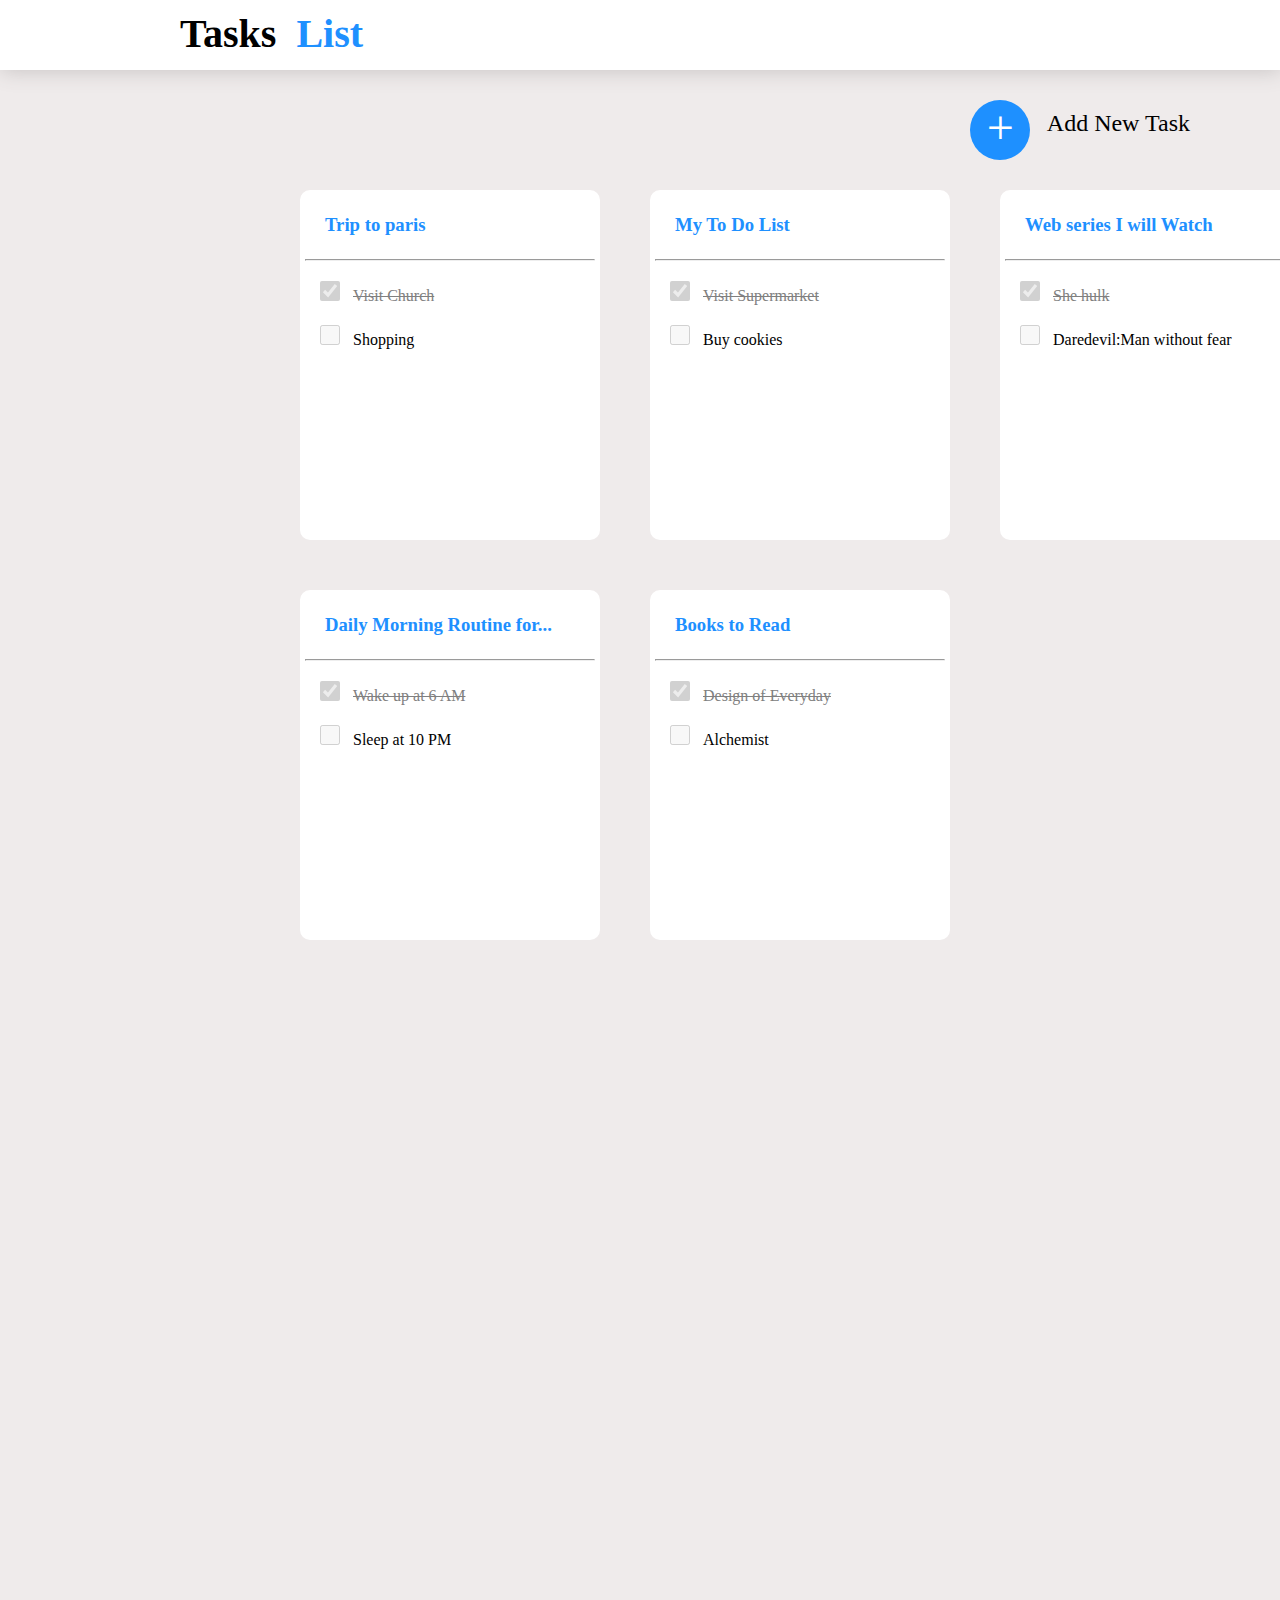
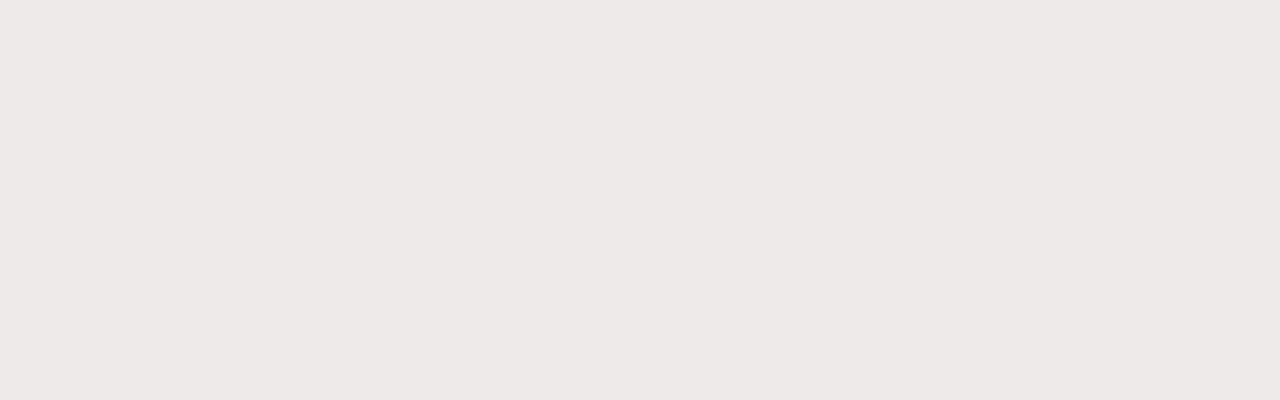
<file: index.html>
<!DOCTYPE html>
<html lang="en">
<head>
    <meta charset="UTF-8">
    <meta http-equiv="X-UA-Compatible" content="IE=edge">
    <meta name="viewport" content="width=device-width, initial-scale=1.0">
    <link rel="stylesheet" href="index.css">
    <title>List</title>
</head>
<body>
    

    <div class="top-box">
        <h1 class="h1">Tasks <span style="color:dodgerblue;">List</span></h1>
    </div>
    <a href="index2.html" ><i class="circle">+</i></a>
    <a href="index2.html" class="add">Add New Task</a>
    
    <div class="box-parent">
        <div class="box1">
            <a href="index3.html" style="text-decoration: none;"><h3>Trip to paris</h3></a>
            <hr>
                <input type="checkbox" checked disabled><span class="line">Visit Church</span>
            <br>
                <input type="checkbox" disabled><span>Shopping</span>           

        </div>
        <div class="box2">
            <h3>My To Do List</h3>
            <hr>
            
                <input type="checkbox" checked disabled><span class="line">Visit Supermarket</span>     
            
            <br>
            <input type="checkbox" disabled><span>Buy cookies</span>
        </div>
        <div class="box3">
            <h3>Web series I will Watch</h3>
            <hr>
            <input type="checkbox" checked disabled><span class="line">She hulk</span>
            <br>
            <input type="checkbox" disabled><span>Daredevil:Man without fear</span>
        </div>
        <div class="box4">
            <h3>Daily Morning Routine for...</h3>
            <hr>
            <input type="checkbox" checked disabled><span class="line">Wake up at 6 AM</span>
            <br>
            <input type="checkbox" disabled><span>Sleep at 10 PM</span>
        </div>
        <div class="box5">
            <h3>Books to Read</h3>
            <hr>
                <input type="checkbox" checked disabled><span class="line" for="checkbox">Design of Everyday</span>         
            <br>
            <input type="checkbox" disabled><span>Alchemist</span>
        </div>
    </div>
</body>
</html>
</file>
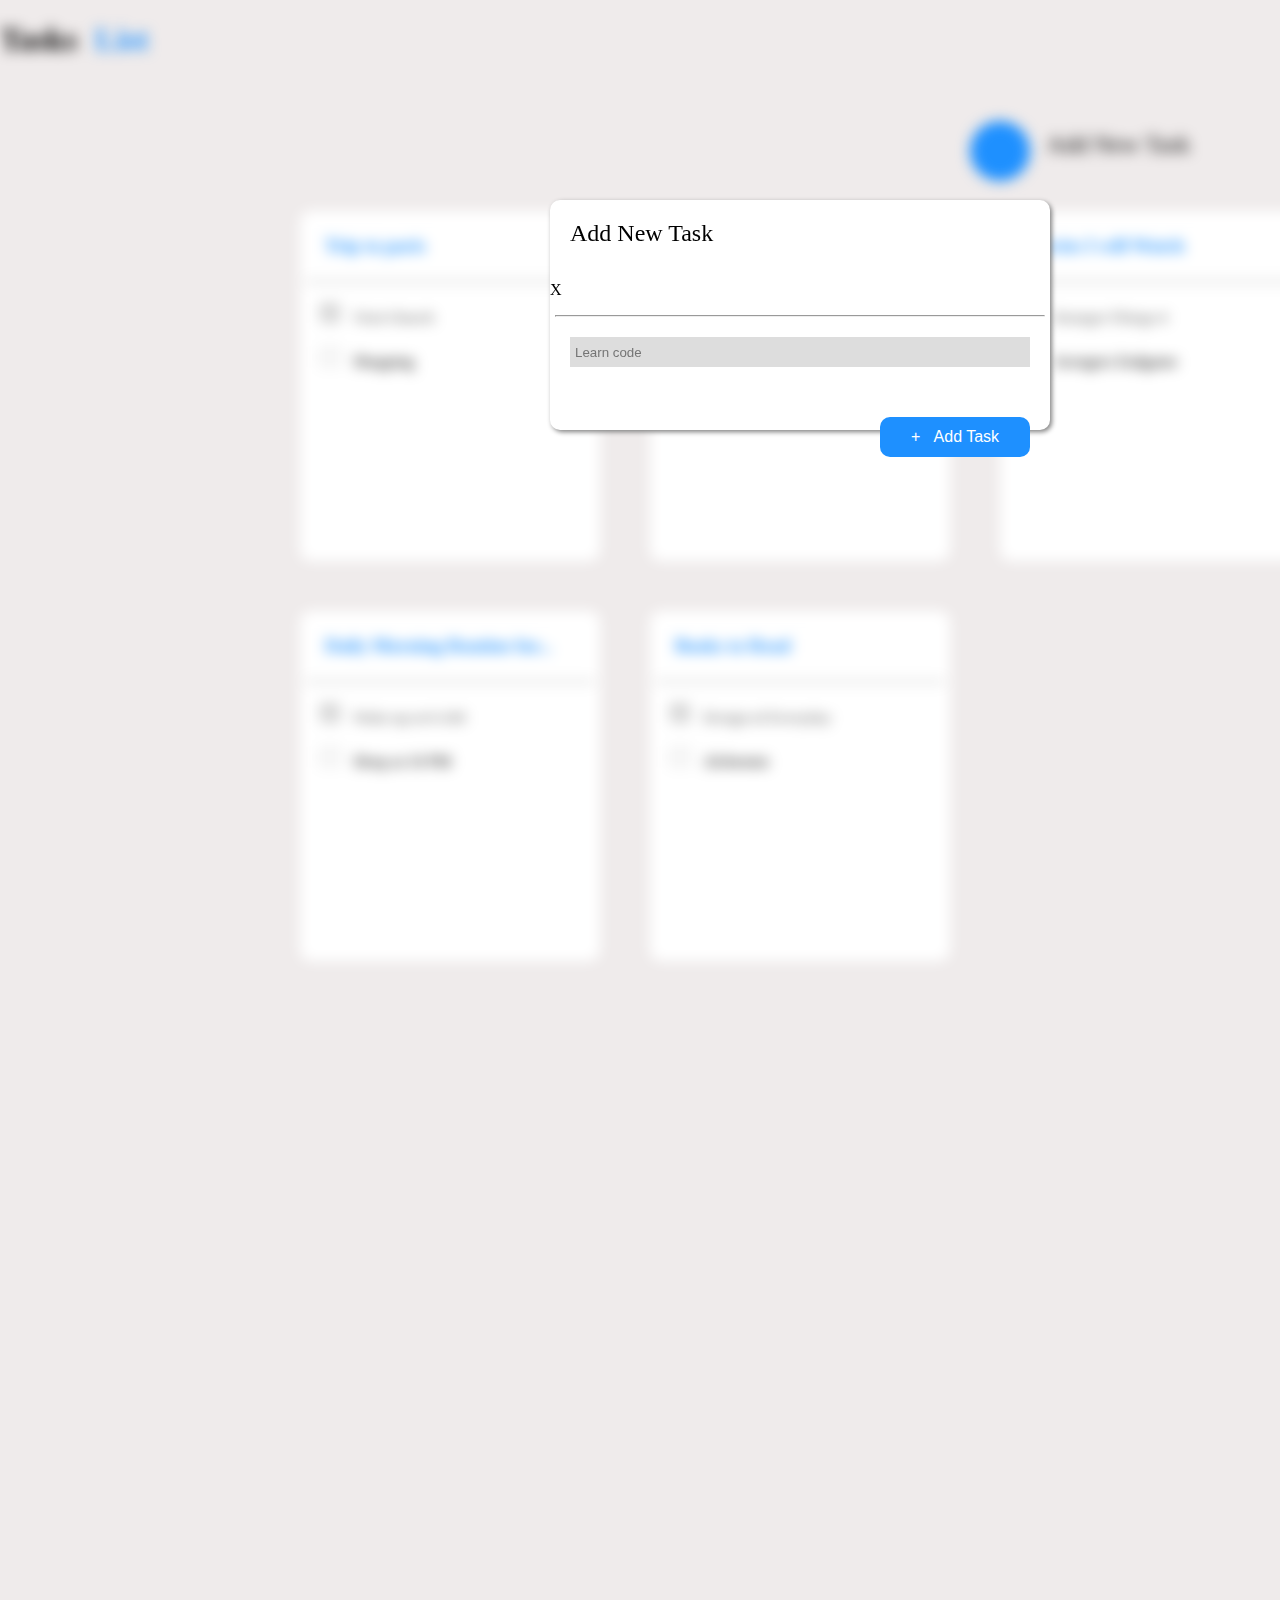
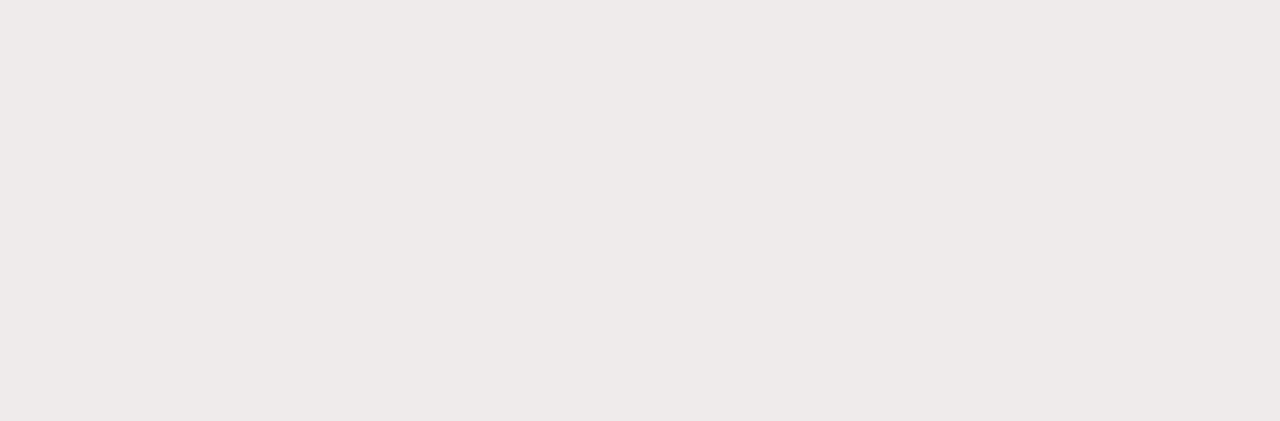
<file: index2.html>
<!DOCTYPE html>
<html lang="en">
<head>
    <meta charset="UTF-8">
    <meta http-equiv="X-UA-Compatible" content="IE=edge">
    <meta name="viewport" content="width=device-width, initial-scale=1.0">
    <link rel="stylesheet" href="index.css">
    <title>Add New Task</title>
</head>
<body>
     <div class="blr">
        <div class="top-container">
            <h1 class="heading1">Tasks <span style="color:dodgerblue;">List</span></h1>
        </div>
        <i class="fa-solid fa-circle-plus circle"></i>
        <a href="index2.html" class="add">Add New Task</a>
        <div class="box-parent">
            <div class="box1">
                <h3>Trip to paris</h3>
                <hr>
                    <input type="checkbox" checked disabled><span class="line">Visit Church</span>
                <br>
                    <input type="checkbox" disabled><span>Shopping</span>           
    
            </div>
            <div class="box2">
                <h3>My To Do List</h3>
                <hr>
                
                    <input type="checkbox" checked disabled><span class="line">Visit Supermarket</span>     
                
                <br>
                <input type="checkbox" disabled><span>Buy Vegetables</span>
            </div>
            <div class="box3">
                <h3>Movies I will Watch</h3>
                <hr>
                <input type="checkbox" checked disabled><span class="line">Stranger Things 4</span>
                <br>
                <input type="checkbox" disabled><span>Avengers Endgame</span>
            </div>
            <div class="box4">
                <h3>Daily Morning Routine for...</h3>
                <hr>
                <input type="checkbox" checked disabled><span class="line">Wake up at 6 AM</span>
                <br>
                <input type="checkbox" disabled><span>Sleep at 10 PM</span>
            </div>
            <div class="box5">
                <h3>Books to Read</h3>
                <hr>
                    <input type="checkbox" checked disabled><span class="line" for="checkbox">Design of Everyday</span>         
                <br>
                <input type="checkbox" disabled><span>Alchemist</span>
            </div>
        </div>
    </div>
    <div class="model">
        <p class="model-heading">Add New Task</p><span><p>X</p></span>
        <hr>
        <input type="text" class="input" placeholder="Learn code"><br>
        <a href="index.html" ><button class="model-add">+ &nbsp;&nbsp;Add Task</button></a>
    </div>
</body>
</html>
</file>
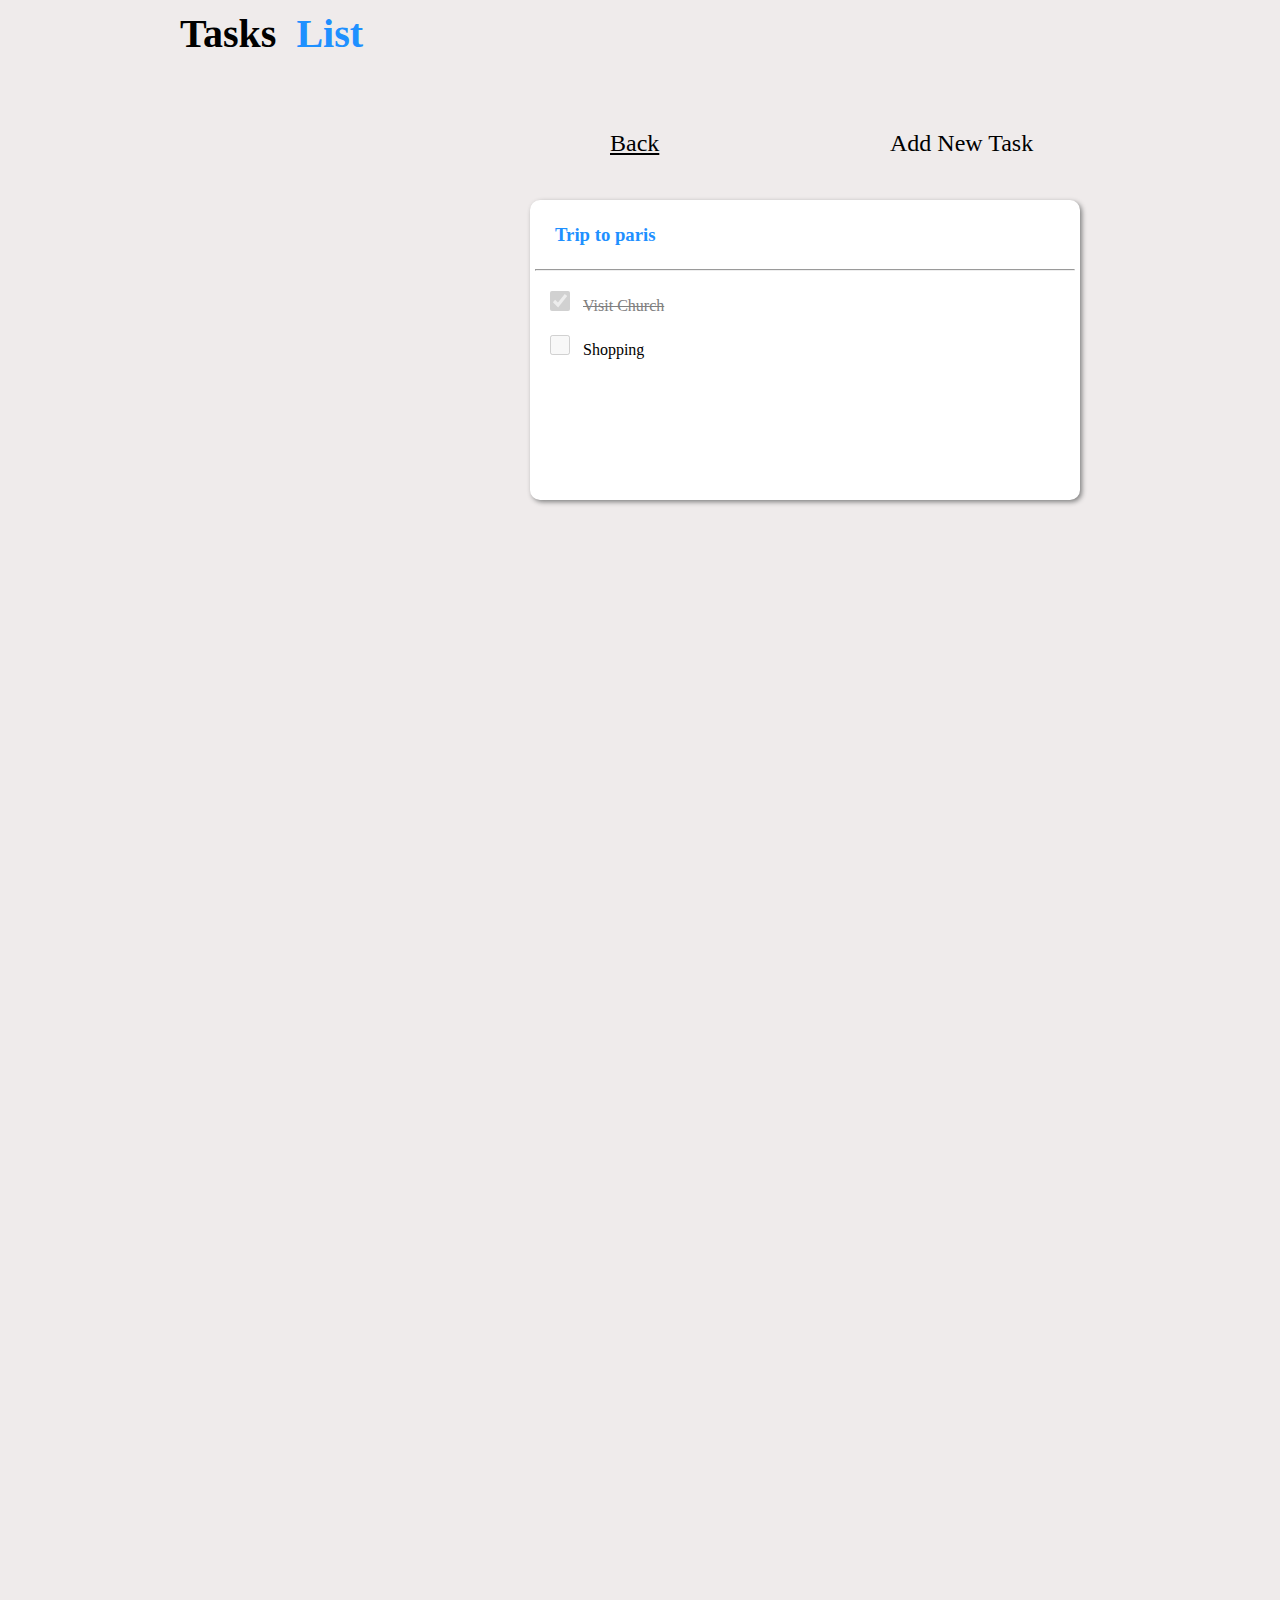
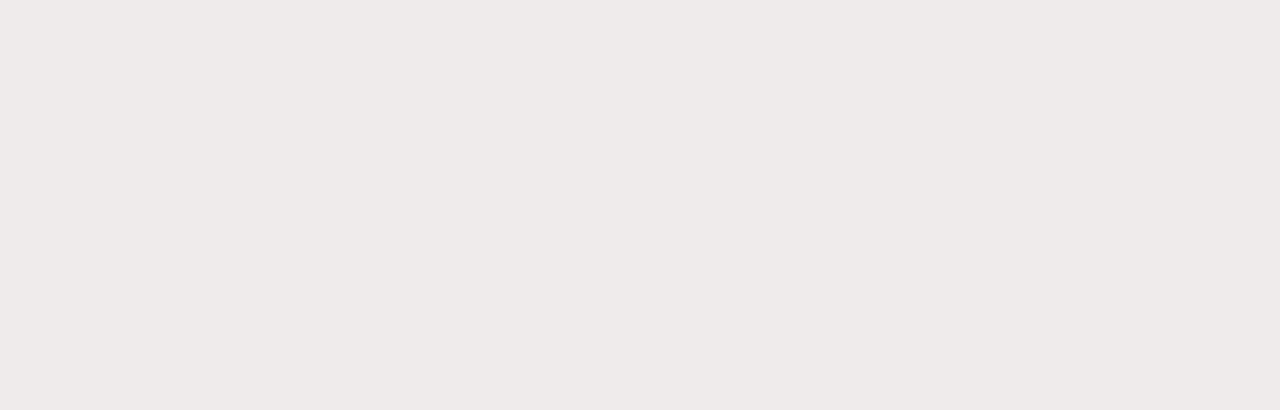
<file: index3.html>
<!DOCTYPE html>
<html lang="en">
<head>
    <meta charset="UTF-8">
    <meta http-equiv="X-UA-Compatible" content="IE=edge">
    <meta name="viewport" content="width=device-width, initial-scale=1.0">
    <link rel="stylesheet" href="index.css">
    <title>Paris Trip</title>
</head>
<body>
     <div class="top-container">
        <h1 class="h1">Tasks <span style="color:dodgerblue;">List</span></h1>
    </div>
    <div class="center">
        <a href="index.html" style="text-decoration:none;" ><i class="fa-solid fa-circle-arrow-left arrow"></i> <a href="index.html" id="back" >Back</a>
        <a href="index4.html" style="text-decoration:none;" ><i class="fa-solid fa-circle-plus circleplus"></i><span id="add2" >Add New Task</span></a>
        <div class="middle-container">
            <a href="index3.html" style="text-decoration: none;"><h3>Trip to paris</h3></a>
                <hr>
                    <input type="checkbox" checked disabled><span class="line">Visit Church</span>
                <br>
                    <input type="checkbox" disabled><span>Shopping</span> 
        </div>
    </div>
</body>
</html>
</file>
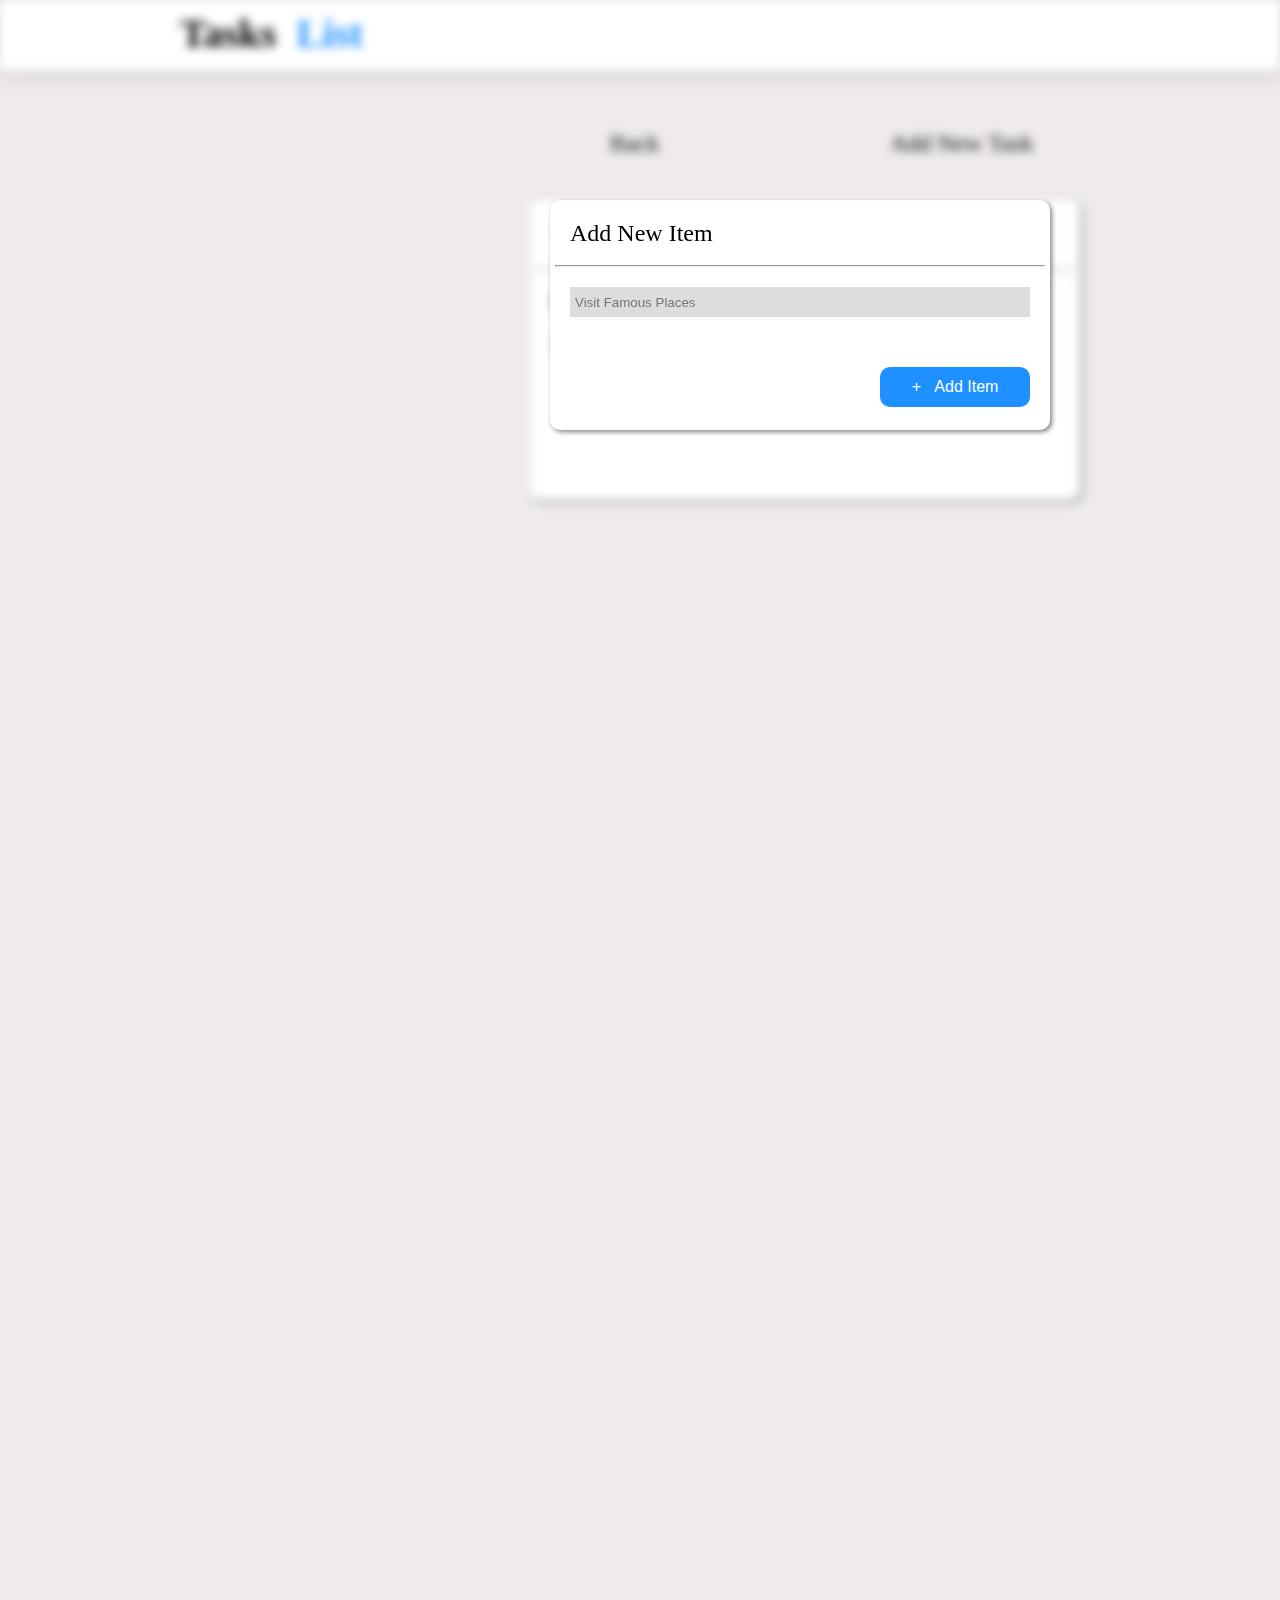
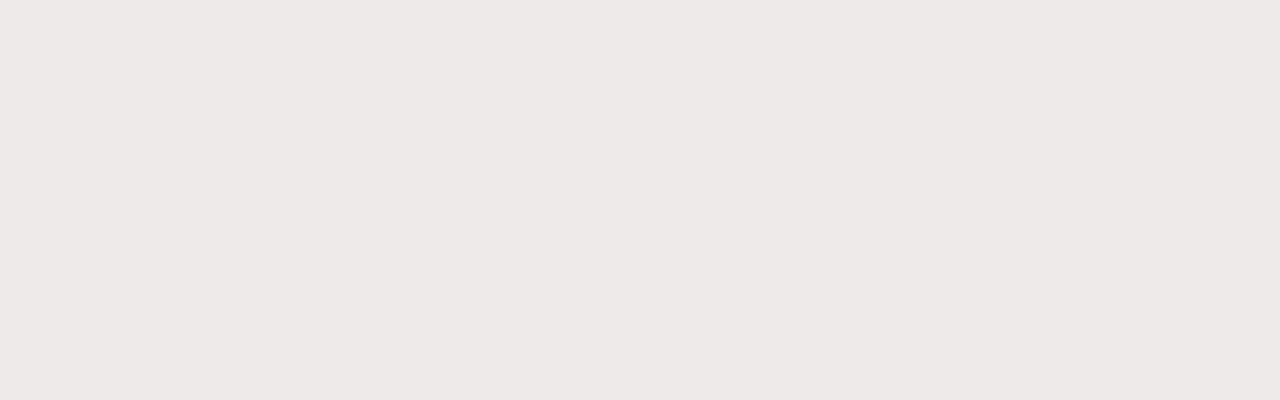
<file: index4.html>
<!DOCTYPE html>
<html lang="en">
<head>
    <meta charset="UTF-8">
    <meta http-equiv="X-UA-Compatible" content="IE=edge">
    <meta name="viewport" content="width=device-width, initial-scale=1.0">
    <link rel="stylesheet" href="index.css">
    <title>Add New Item</title>
</head>
<body>
      <div class="last-page">
        <div class="top-box">
            <h1 class="h1">Tasks <span style="color:dodgerblue;">List</span></h1>
        </div>
        <div class="center">
            <a href="index.html" style="text-decoration:none;" ><i class="fa-solid fa-circle-arrow-left arrow"></i><font id="back">Back</font></a>
            <a href="index4.html" style="text-decoration:none;" ><i class="fa-solid fa-circle-plus circleplus"></i><span id="add2">Add New Task</span></a>
            <div class="middle-container">
                <a href="index3.html" style="text-decoration: none;"><h3>Trip to paris</h3></a>
                    <hr>
                        <input type="checkbox" checked disabled><span class="line">Visit Church</span>
                    <br>
                        <input type="checkbox" disabled><span>Shopping</span> 
            </div>
        </div>
    </div>
    <div class="model">
        <p class="model-heading">Add New Item</p><span><i class="fa-solid fa-xmark close"></i></span>
        <hr>
        <input type="text" class="input" placeholder="Visit Famous Places"><br>
        <a href="index3.html" ><button class="model-add">+ &nbsp;&nbsp;Add Item</button></a>
    </div>
</body>
</html>
</file>
<file: index.css>
body{
    margin:0;
    padding:0;
    background-color: rgb(239, 235, 235);
    height: 2000px;
    width:100%;
}

.top-box{
    background-color: white;
    width:100%;
    height:70px;
    box-shadow: 1px 1px 20px rgb(199, 195, 195);
    margin: 0;
    position: absolute;
}
.h1{
    margin:10px 180px;
    font-size: 2.5em;
}

.circle{
    text-align: center;
    height: 60px;
    width: 60px;
    color:white;
    font-size: 3em;
    border: 0px;
    background-color: dodgerblue;
    border-radius: 50%;
    position: absolute;
    top:100px;
    right:250px;
}
.add{
    position: absolute;
    top:110px;
    right:90px;
    font-size: 1.5em;
    text-decoration: none;
    color:black;
}
.box-parent{
    display: grid;
    grid-template-columns: repeat(3,300px);
    grid-template-rows: repeat(2,350px);
    row-gap: 50px;
    column-gap: 50px;
    position: absolute;
    top:190px;
    left:300px;    
}
h3{
    color: dodgerblue;
    padding: 5px;
    margin-left: 20px;
}
input{
    width:20px;
    height:20px;
    line-height: 10px;
    padding: 5px;
    margin-left: 20px;
    margin-top: 20px;
}
span.line{
    color:gray;
    margin-left: 10px;
    text-decoration: line-through;
}
span{
    margin-left: 10px;
}
hr{
    margin: 0 5px;
    color: transparent;
}
.box1{
    grid-column: 1/2;
    grid-row: 1/2;
background-color: white;
border-radius: 10px;
border: 1px none;
}
.box1:hover{
    cursor: pointer;
    box-shadow: 2px 2px 5px gray;
}
.box2:hover{
    cursor: pointer;
    box-shadow: 2px 2px 5px gray;
}
.box3:hover{
    cursor: pointer;
    box-shadow: 2px 2px 5px gray;
}
.box4:hover{
    cursor: pointer;
    box-shadow: 2px 2px 5px gray;
}
.box5:hover{
    cursor: pointer;
    box-shadow: 2px 2px 5px gray;
}
.box2{
    grid-column: 2/3;
    grid-row: 1/2;
    background-color: white;
    border-radius: 10px;
}
.box3{
    grid-column:3/4;
    grid-row:1/2;
    background-color: white;
    border-radius: 10px;
}
.box4{
    grid-column: 1/2;
    grid-row: 2/3;
    background-color: white;
    border-radius: 10px;
}
.box5{
    grid-column:2/3;
    grid-row:2/3;
    background-color: white;
    border-radius: 10px;
}

.blr{
   filter: blur(7px);
  
   position: relative;
}
.model{
    position: absolute;
    width:500px;
    height:230px;
    background-color: rgb(255, 255, 255);
    top:200px;
    left:550px;
    border-radius: 10px;
    
    box-shadow: 2px 2px 5px gray;
}
.close{
    position: absolute;
    top:20px;
    right:20px;
    font-size: 2em;
    color: gray;
}
.close:hover{
    cursor: pointer;
}
.input{
    width:450px;
    background-color: rgb(221, 221, 221);
    border: none;

}
.model-add{
    margin-top: 50px;
    background-color: dodgerblue;
    width:150px;
    height:40px;
    border: none;
    border-radius: 10px;
    color: white;
    font-size: 1em;
    margin-left: 330px;
    text-decoration: none;
}
.model-add:hover{
    cursor: pointer;
}
.model-heading{
    font-size:1.5em;
    margin: 20px 0 0 20px;
}

.middle-container{
    width:550px;
    height:300px;
    background-color: white;
    position: absolute;
    top:200px;
    left:530px;
    box-shadow: 2px 2px 5px grey;
    border-radius: 10px;
}
.middle-container:hover{
    cursor: pointer;
}
.circleplus{
    font-size: 3em;
    color: dodgerblue;
    position: absolute;
    top:120px;
    left:830px;
}
.arrow{
    color:rgb(66, 65, 65);
    font-size:3em;
    position: absolute;
    top:120px;
    left:550px;
}
#back{
    color: black;
    position: absolute;
    font-size: 1.5em;
    top:130px;
    left:610px;
}
#add2{
  
    color: black;
    position: absolute;
    top:130px;
    left:880px;
    font-size: 1.5em;
}

.last-page{
    filter: blur(5px);
   position: relative;
}
</file>
